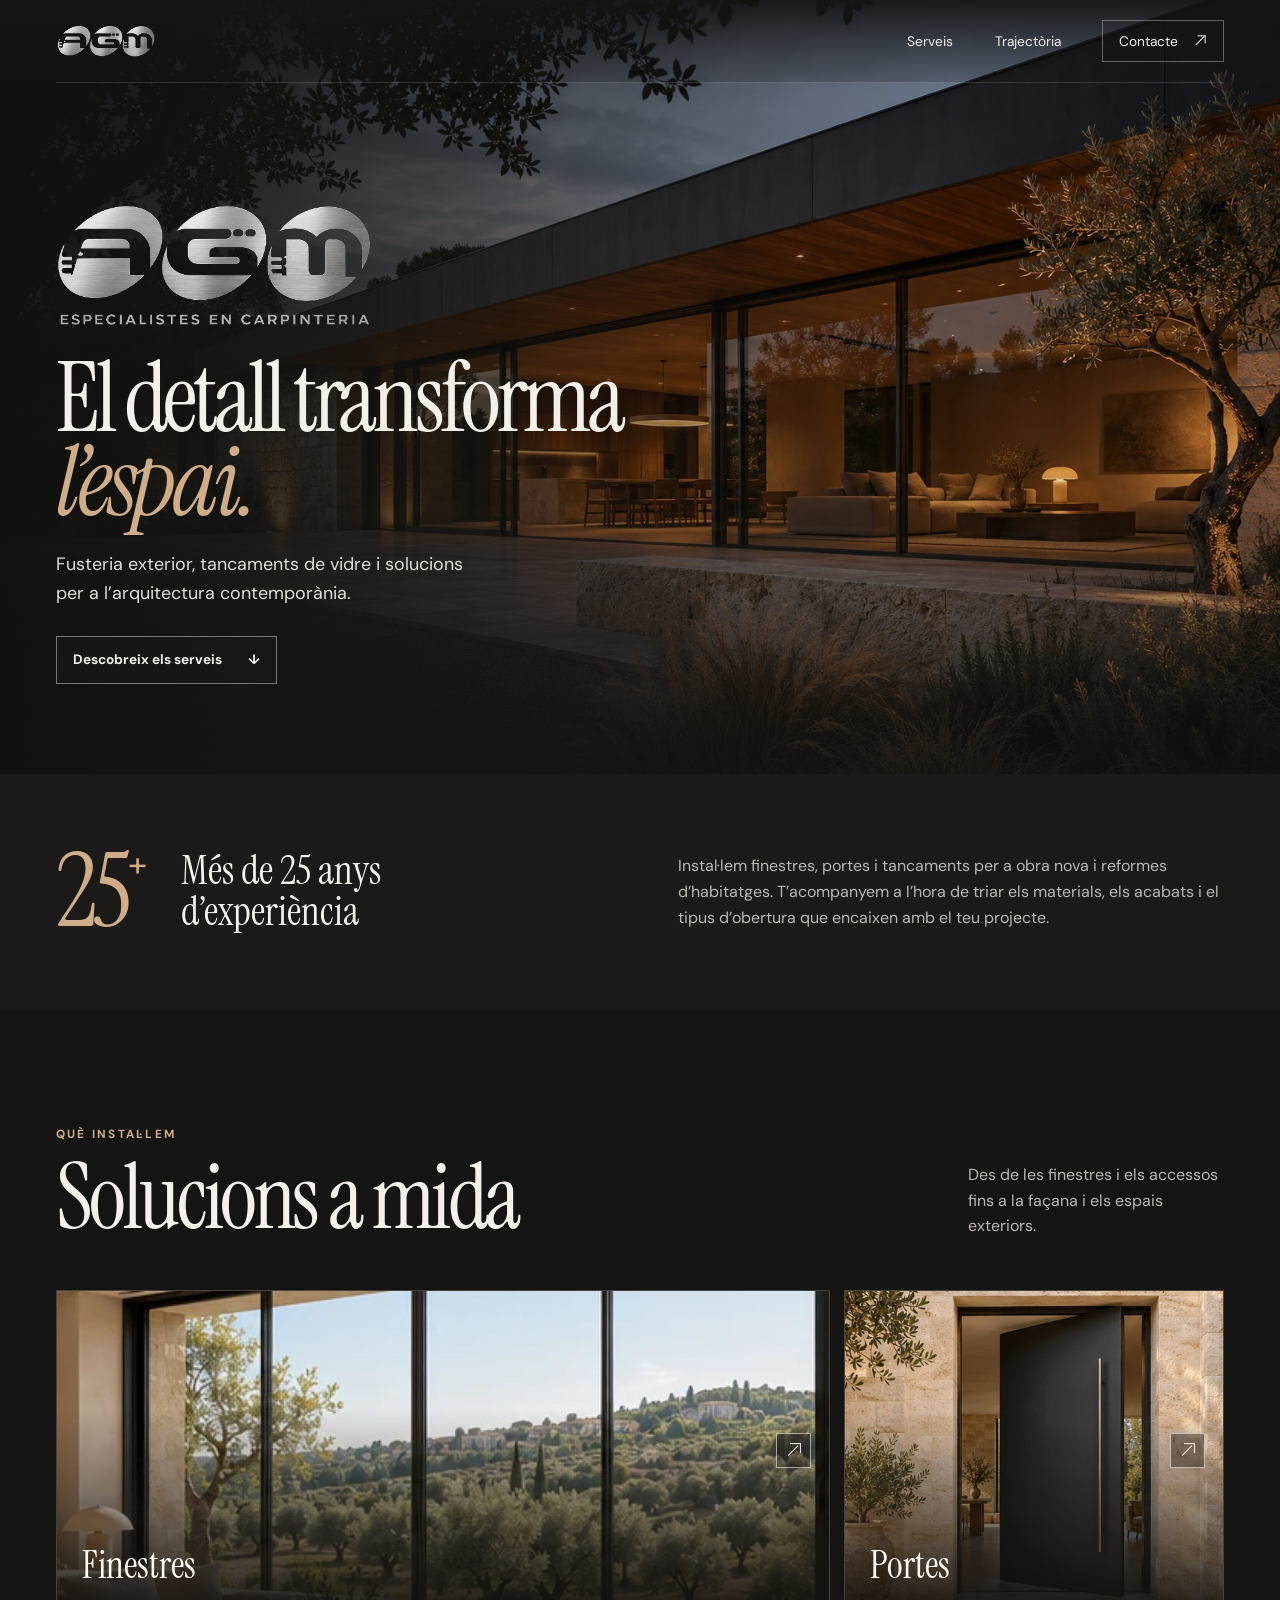
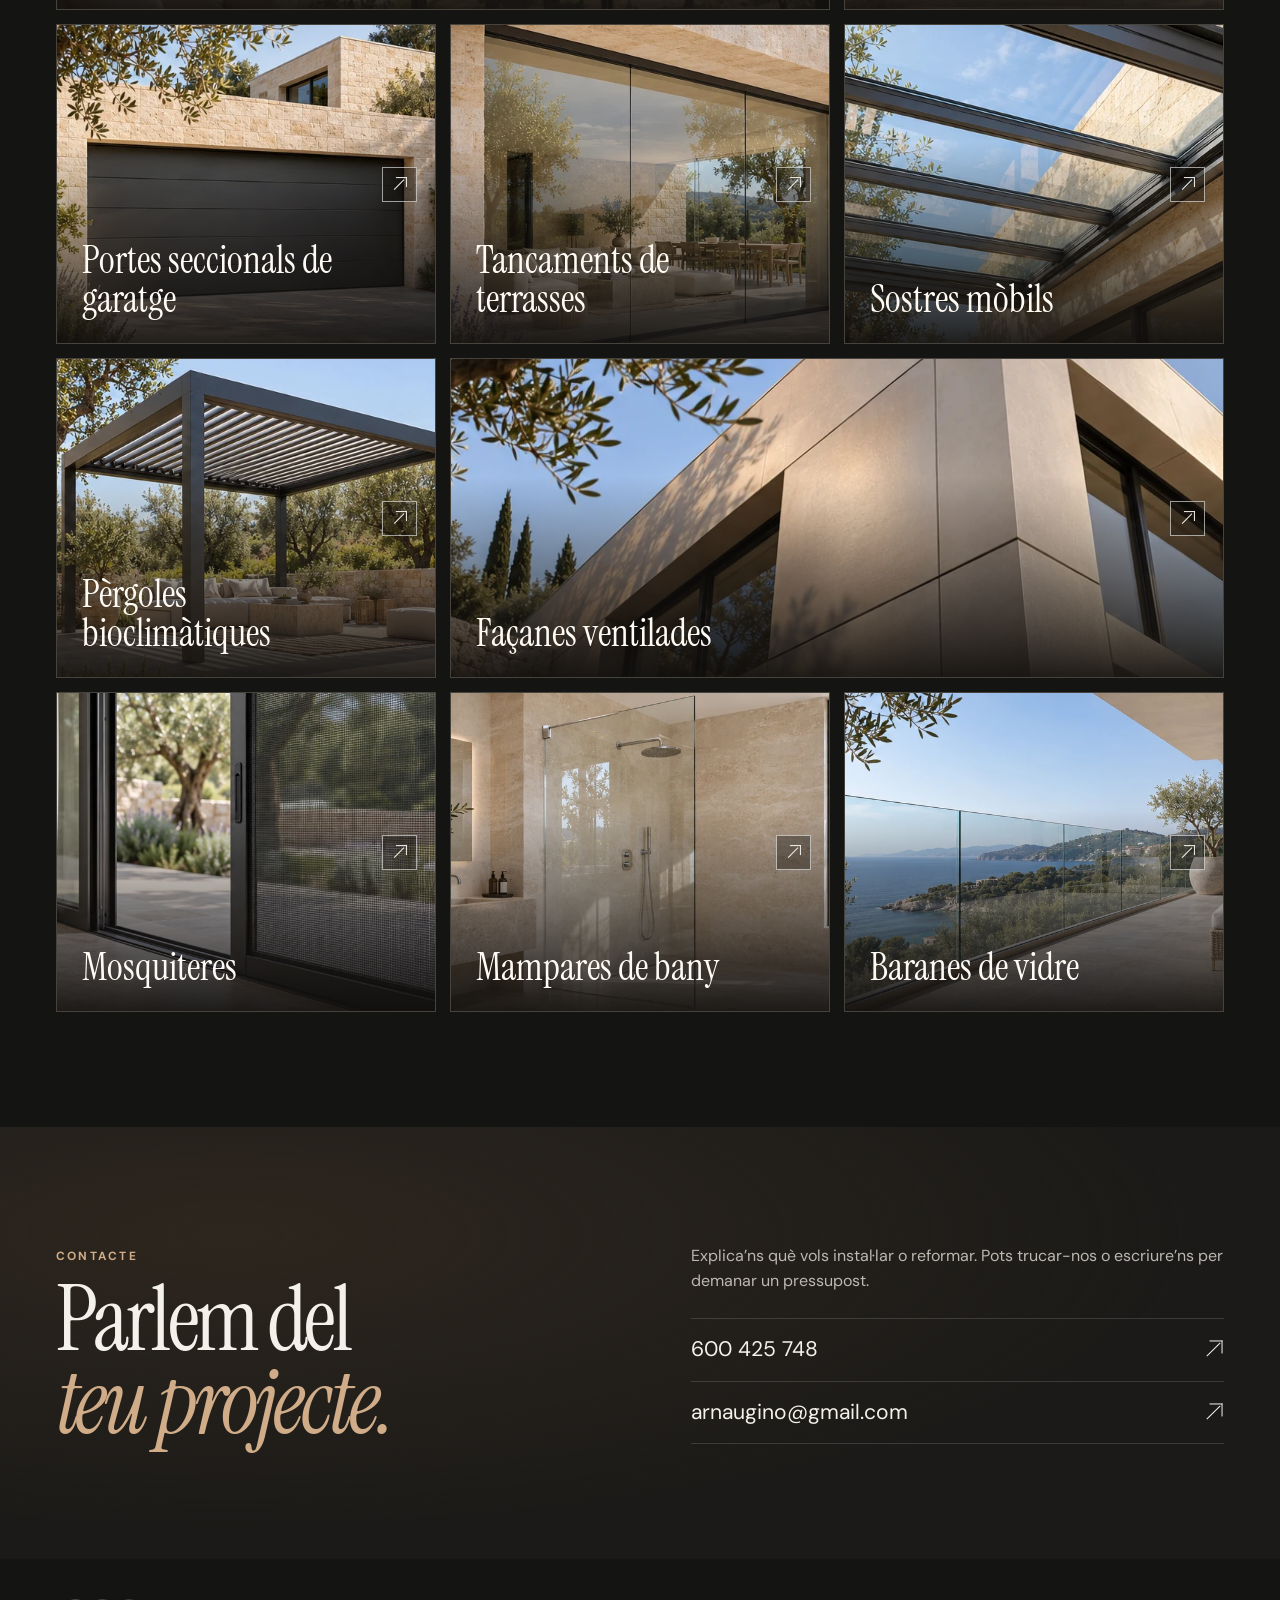
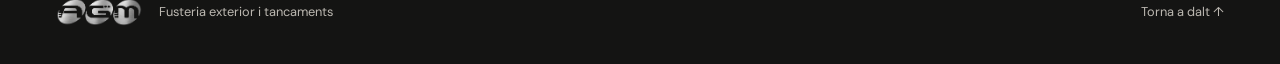
<file: index.html>
<!doctype html>
<html lang="ca">
<head>
  <meta charset="utf-8">
  <meta name="viewport" content="width=device-width,initial-scale=1">
  <meta name="theme-color" content="#141413">
  <meta name="description" content="AGM instal·la finestres, portes, tancaments de vidre, pèrgoles i façanes ventilades. Més de 25 anys d’experiència en obra nova i reformes.">
  <title>AGM · Fusteria exterior i tancaments</title>
  <meta property="og:type" content="website">
  <meta property="og:locale" content="ca_ES">
  <meta property="og:site_name" content="AGM">
  <meta property="og:title" content="AGM · Fusteria exterior i tancaments">
  <meta property="og:description" content="Més de 25 anys instal·lant finestres, portes, tancaments de vidre i pèrgoles per a obra nova i reformes.">
  <meta property="og:url" content="https://jusepet555.github.io/AGM-web/">
  <meta property="og:image" content="https://jusepet555.github.io/AGM-web/agm-whatsapp.jpg">
  <meta property="og:image:type" content="image/jpeg">
  <meta property="og:image:width" content="1200">
  <meta property="og:image:height" content="630">
  <meta property="og:image:alt" content="Logotip metàl·lic d’AGM sobre una casa amb grans finestrals al capvespre.">
  <link rel="icon" href="imatges/agm-marca.webp" type="image/webp">
  <link rel="stylesheet" href="estils.css">
  <script src="web.js" defer></script>
</head>
<body>
  <a class="skip" href="#contingut">Salta al contingut</a>
  <header class="header" id="inici">
    <div class="nav shell">
      <a class="brand" href="#inici" aria-label="AGM · Inici"><img src="imatges/agm-marca.webp" alt="" width="103" height="34"></a>
      <nav aria-label="Navegació principal">
        <a class="nav-services" href="#serveis">Serveis</a>
        <a class="nav-about" href="#trajectoria">Trajectòria</a>
        <a class="nav-contact" href="#contacte">Contacte <span class="icon-ne" aria-hidden="true"></span></a>
      </nav>
    </div>
  </header>
  <main id="contingut">
    <section class="hero" aria-labelledby="hero-title">
      <picture class="hero-image">
        <source media="(max-width: 720px)" srcset="imatges/portada-mobil.webp">
        <img src="imatges/portada.webp" alt="" fetchpriority="high" width="1536" height="1024">
      </picture>
      <div class="hero-shade"></div>
      <div class="hero-inner shell">
        <img class="hero-brand" src="imatges/agm-logo.webp" width="1155" height="475" alt="AGM · Especialistes en carpinteria">
        <h1 id="hero-title">El detall transforma<br><em>l’espai.</em></h1>
        <p>Fusteria exterior, tancaments de vidre i solucions per a l’arquitectura contemporània.</p>
        <a class="button button-light" href="#serveis">Descobreix els serveis <span aria-hidden="true">↓</span></a>
      </div>
    </section>
    <section class="experience" id="trajectoria" aria-labelledby="experience-title">
      <div class="shell experience-inner">
        <div class="years"><span aria-hidden="true">25<sup>+</sup></span><h2 id="experience-title">Més de 25 anys<br>d’experiència</h2></div>
        <p>Instal·lem finestres, portes i tancaments per a obra nova i reformes d’habitatges. T’acompanyem a l’hora de triar els materials, els acabats i el tipus d’obertura que encaixen amb el teu projecte.</p>
      </div>
    </section>
    <section class="services shell" id="serveis" aria-labelledby="services-title">
      <div class="section-heading">
        <div><p class="eyebrow">Què instal·lem</p><h2 id="services-title">Solucions a mida</h2></div>
        <p>Des de les finestres i els accessos fins a la façana i els espais exteriors.</p>
      </div>
      <div class="gallery">
        <article class="card card-wide">
          <img src="imatges/finestres.webp" alt="Finestrals amb perfils d’alumini fosc oberts a un jardí" loading="lazy" width="504" height="504">
          <div class="card-info"><h3>Finestres</h3><p>Finestres i grans finestrals amb obertures adaptades a cada espai. T’ajudem a valorar l’aïllament, l’entrada de llum i el tipus de perfil.</p></div>
        </article>
        <article class="card">
          <img src="imatges/portes.webp" alt="Porta d’entrada fosca emmarcada amb pedra clara" loading="lazy" width="504" height="504">
          <div class="card-info"><h3>Portes</h3><p>Portes d’entrada i d’exterior, amb perfils i acabats que s’integren en el disseny de la façana.</p></div>
        </article>
        <article class="card">
          <img src="imatges/garatge.webp" alt="Porta seccional de garatge amb panells horitzontals antracita" loading="lazy" width="504" height="504">
          <div class="card-info"><h3>Portes seccionals de garatge</h3><p>Portes de panells articulats que pugen i queden recollides sota el sostre, aprofitant l’espai davant del garatge.</p></div>
        </article>
        <article class="card">
          <img src="imatges/terrasses.webp" alt="Terrassa protegida amb panells corredissos de vidre" loading="lazy" width="504" height="504">
          <div class="card-info"><h3>Tancaments de terrasses</h3><p>Tancaments de vidre per protegir la terrassa del vent i allargar-ne l’ús al llarg de l’any conservant la llum i les vistes.</p></div>
        </article>
        <article class="card">
          <img src="imatges/sostres.webp" alt="Sostre de vidre sobre una terrassa amb perfils metàl·lics" loading="lazy" width="504" height="504">
          <div class="card-info"><h3>Sostres mòbils</h3><p>Cobertes amb trams practicables per obrir la terrassa al cel quan fa bon temps i tornar a cobrir-la quan convé.</p></div>
        </article>
        <article class="card card-mobile-wide">
          <img src="imatges/pergoles.webp" alt="Pèrgola bioclimàtica de lamel·les sobre una terrassa" loading="lazy" width="504" height="504">
          <div class="card-info"><h3>Pèrgoles bioclimàtiques</h3><p>Pèrgoles amb lamel·les orientables que permeten regular l’ombra, l’entrada de llum i la ventilació.</p></div>
        </article>
        <article class="card card-wide">
          <img src="imatges/facanes.webp" alt="Revestiment contemporani de façana amb panells i juntes visibles" loading="lazy" width="760" height="504">
          <div class="card-info"><h3>Façanes ventilades</h3><p>Revestiments de façana amb cambra d’aire ventilada i materials actuals per a obra nova i rehabilitació.</p></div>
        </article>
        <article class="card">
          <img src="imatges/mosquiteres.webp" alt="Detall de la malla fina d’una mosquitera amb marc fosc" loading="lazy" width="760" height="504">
          <div class="card-info"><h3>Mosquiteres</h3><p>Mosquiteres adaptades a portes i finestres per ventilar l’habitatge i protegir-lo dels insectes.</p></div>
        </article>
        <article class="card">
          <img src="imatges/mampares.webp" alt="Mampara de dutxa de vidre sobre un bany de pedra clara" loading="lazy" width="760" height="504">
          <div class="card-info"><h3>Mampares de bany</h3><p>Mampares de vidre amb configuracions i acabats adaptats a l’espai i a l’accés de cada dutxa.</p></div>
        </article>
        <article class="card card-mobile-wide">
          <img src="imatges/baranes.webp" alt="Barana de vidre transparent amb vistes des d’una terrassa" loading="lazy" width="760" height="504">
          <div class="card-info"><h3>Baranes de vidre</h3><p>Baranes de vidre per a terrasses, balcons i escales, amb diferents sistemes de fixació segons les necessitats de l’espai.</p></div>
        </article>
      </div>
    </section>
    <section class="contact" id="contacte" aria-labelledby="contact-title">
      <div class="shell contact-inner">
        <div><p class="eyebrow">Contacte</p><h2 id="contact-title">Parlem del<br><em>teu projecte.</em></h2></div>
        <div class="contact-details">
          <p>Explica’ns què vols instal·lar o reformar. Pots trucar-nos o escriure’ns per demanar un pressupost.</p>
          <a href="tel:+34600425748"><span>600 425 748</span><span class="icon-ne" aria-hidden="true"></span></a>
          <a href="mailto:arnaugino@gmail.com?subject=Consulta%20per%20a%20AGM"><span>arnaugino@gmail.com</span><span class="icon-ne" aria-hidden="true"></span></a>
        </div>
      </div>
    </section>
  </main>
  <footer class="footer">
    <div class="shell footer-inner">
      <img src="imatges/agm-marca.webp" alt="AGM" width="86" height="28">
      <p>Fusteria exterior i tancaments</p>
      <a href="#inici">Torna a dalt <span aria-hidden="true">↑</span></a>
    </div>
  </footer>
  <dialog class="detail" aria-labelledby="detail-title">
    <div class="detail-inner">
      <img class="detail-image" alt="">
      <div class="detail-copy">
        <h2 id="detail-title"></h2>
        <p></p>
        <a class="button button-light" href="#contacte" data-detail-contact>Parlem-ne <span class="icon-ne" aria-hidden="true"></span></a>
      </div>
      <form method="dialog"><button class="detail-close" aria-label="Tanca la fitxa" autofocus>×</button></form>
    </div>
  </dialog>
</body>
</html>
</file>
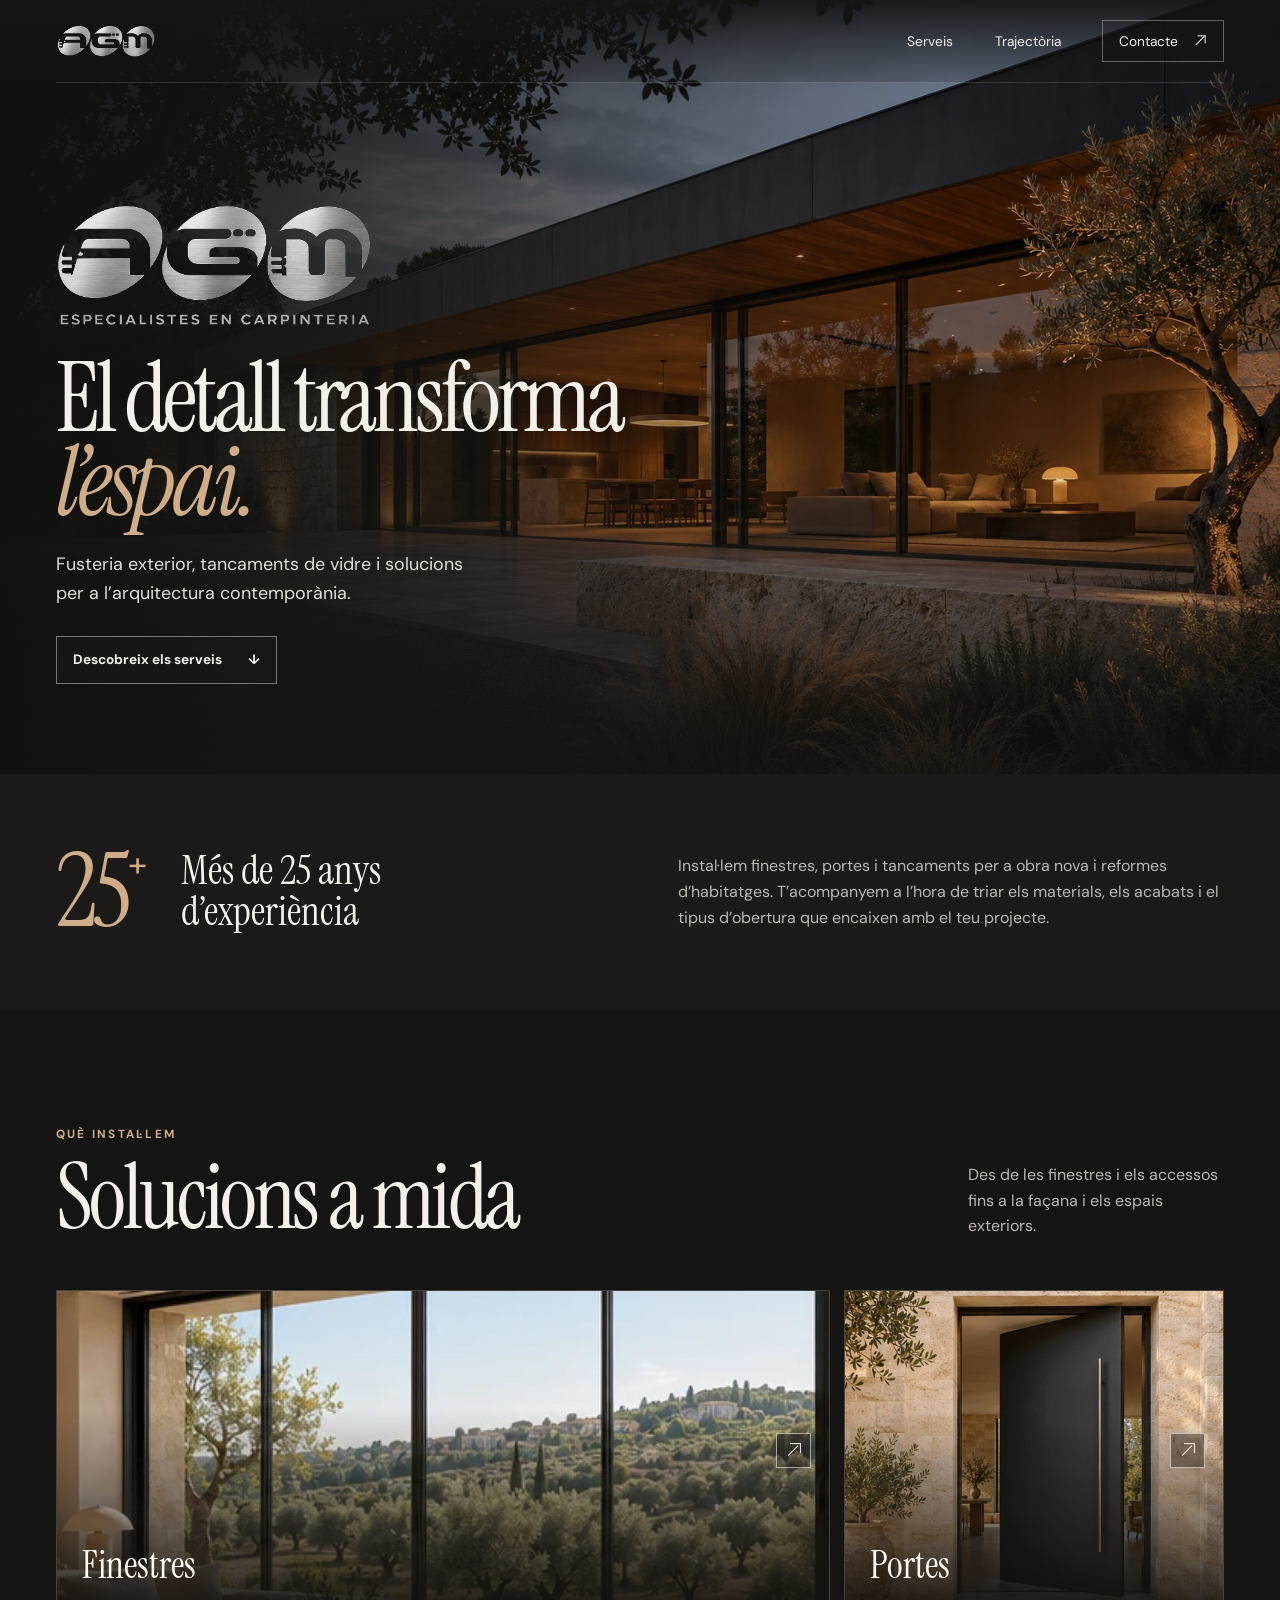
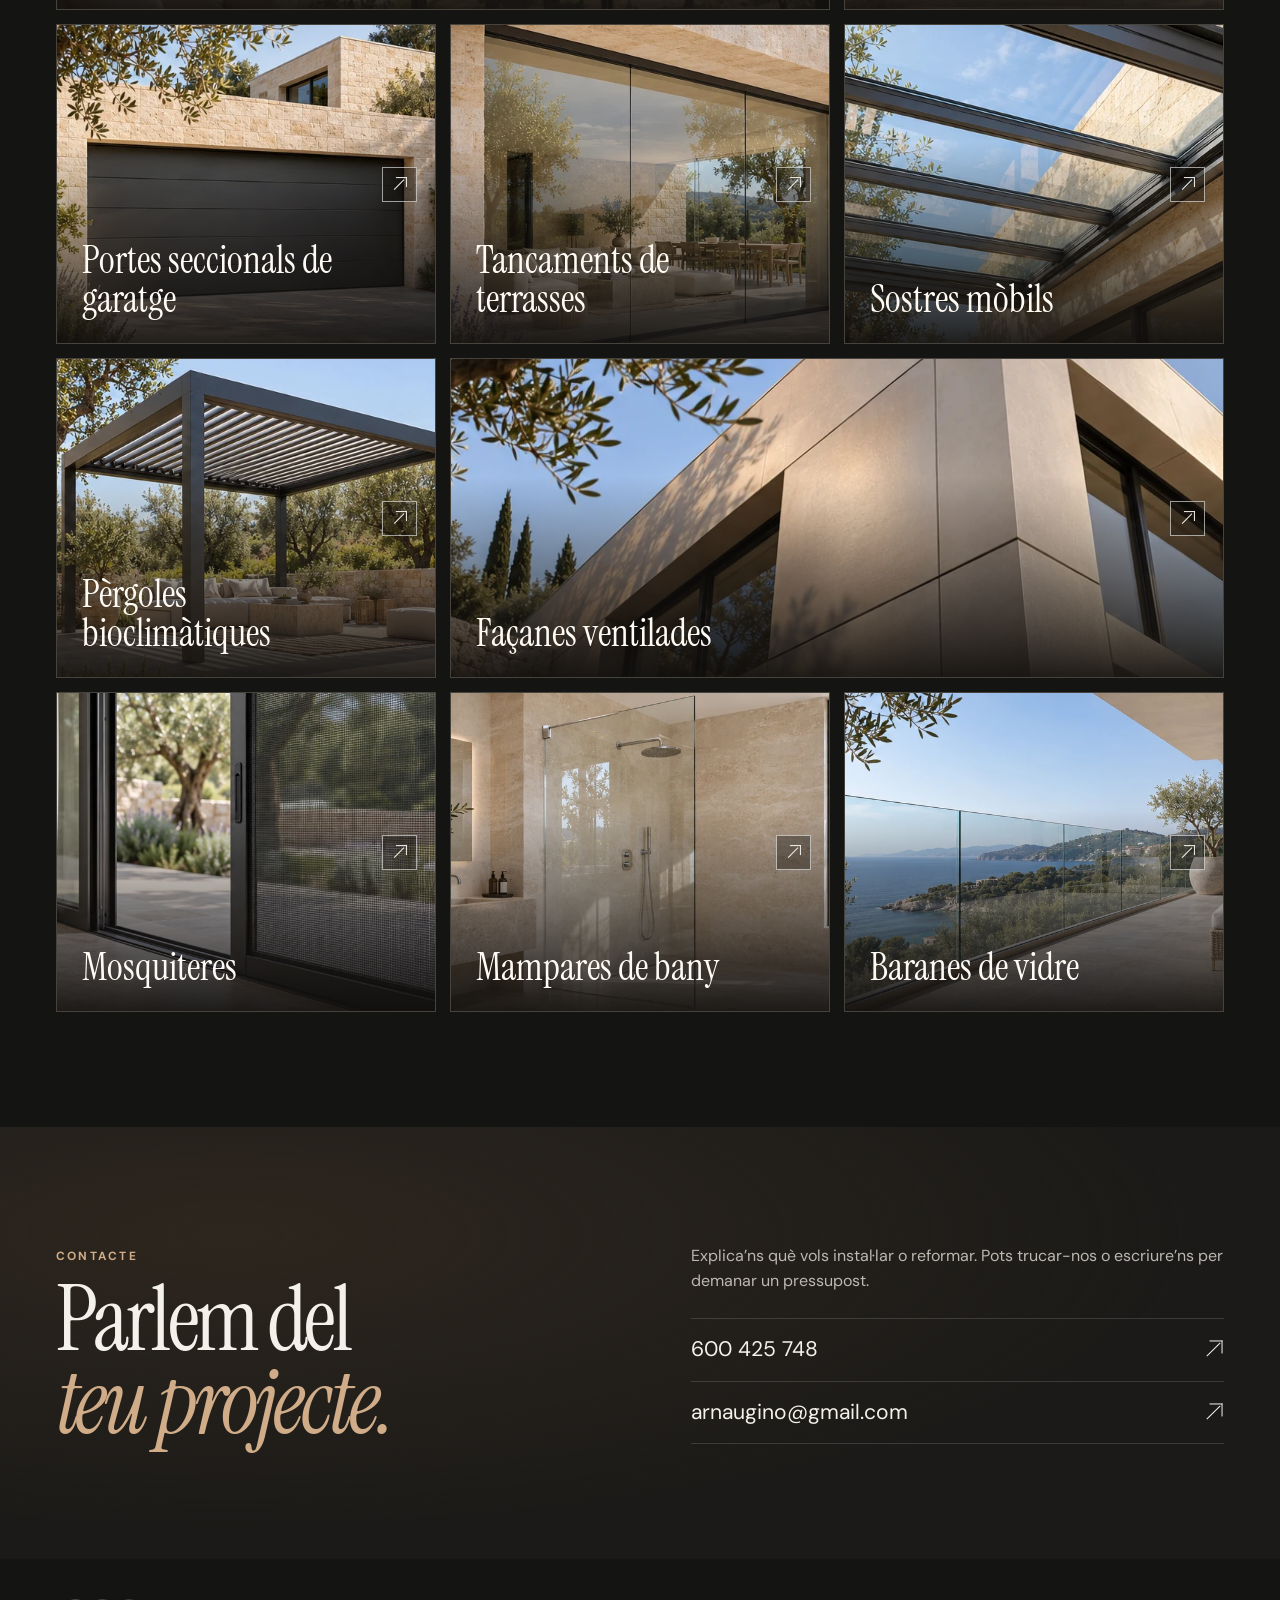
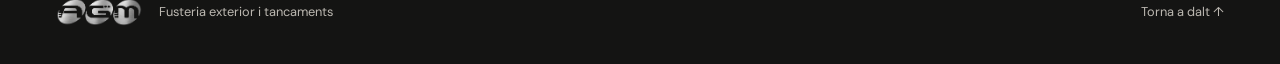
<file: compartir.html>
<!doctype html>
<html lang="ca" prefix="og: https://ogp.me/ns#">
<head>
  <meta charset="utf-8">
  <meta name="viewport" content="width=device-width, initial-scale=1">
  <title>AGM · Fusteria exterior i tancaments</title>
  <meta name="description" content="Més de 25 anys instal·lant finestres, portes, tancaments de vidre i pèrgoles per a obra nova i reformes.">
  <meta property="og:title" content="AGM · Fusteria exterior i tancaments">
  <meta property="og:description" content="Més de 25 anys instal·lant finestres, portes, tancaments de vidre i pèrgoles per a obra nova i reformes.">
  <meta property="og:url" content="https://jusepet555.github.io/AGM-web/compartir.html">
  <meta property="og:type" content="website">
  <meta property="og:image" content="https://jusepet555.github.io/AGM-web/agm-whatsapp.jpg">
  <meta property="og:image:type" content="image/jpeg">
  <meta property="og:image:width" content="1200">
  <meta property="og:image:height" content="630">
  <meta property="og:image:alt" content="Logotip metàl·lic d’AGM sobre una casa al capvespre.">
  <meta property="og:locale" content="ca_ES">
  <meta property="og:site_name" content="AGM">
  <link rel="image_src" href="https://jusepet555.github.io/AGM-web/agm-whatsapp.jpg">
  <style>
    body { margin: 0; padding: 1.5rem; background: #141413; color: #f4f1eb; font: 1rem/1.5 system-ui,sans-serif; }
    main { max-width: 48rem; margin: 2rem auto; }
    img { display: block; max-width: 100%; height: auto; }
    a { color: #f4f1eb; }
  </style>
</head>
<body>
  <main>
    <img src="agm-whatsapp.jpg" width="1200" height="630" alt="Logotip d’AGM sobre una casa al capvespre">
    <h1>AGM · Fusteria exterior i tancaments</h1>
    <a href="./">Entra a la web d’AGM</a>
  </main>
  <script>window.location.replace('./');</script>
</body>
</html>
</file>
<file: estils.css>
@font-face {
  font-family: 'DM Sans';
  font-style: normal;
  font-weight: 400 700;
  font-display: swap;
  src: url('fonts/dm-sans.woff2') format('woff2');
  unicode-range: U+0000-00FF, U+0131, U+0152-0153, U+02BB-02BC, U+02C6, U+02DA, U+02DC, U+0304, U+0308, U+0329, U+2000-206F, U+20AC, U+2122, U+2191, U+2193, U+2212, U+2215, U+FEFF, U+FFFD;
}
@font-face {
  font-family: 'Instrument Serif';
  font-style: italic;
  font-weight: 400;
  font-display: swap;
  src: url('fonts/instrument-serif-italic.woff2') format('woff2');
  unicode-range: U+0000-00FF, U+0131, U+0152-0153, U+02BB-02BC, U+02C6, U+02DA, U+02DC, U+0304, U+0308, U+0329, U+2000-206F, U+20AC, U+2122, U+2191, U+2193, U+2212, U+2215, U+FEFF, U+FFFD;
}
@font-face {
  font-family: 'Instrument Serif';
  font-style: normal;
  font-weight: 400;
  font-display: swap;
  src: url('fonts/instrument-serif.woff2') format('woff2');
  unicode-range: U+0000-00FF, U+0131, U+0152-0153, U+02BB-02BC, U+02C6, U+02DA, U+02DC, U+0304, U+0308, U+0329, U+2000-206F, U+20AC, U+2122, U+2191, U+2193, U+2212, U+2215, U+FEFF, U+FFFD;
}

:root {
  color-scheme: dark;
  --black: #141413;
  --panel: #1b1a18;
  --cream: #f4f1eb;
  --muted: #bcb8b1;
  --bronze: #d0ac88;
  --line: #ffffff24;
  --serif: 'Instrument Serif', 'Baskerville', Georgia, serif;
  --sans: 'DM Sans', system-ui, -apple-system, sans-serif;
}
*, *::before, *::after { box-sizing: border-box; }
html { scroll-behavior: smooth; }
body { margin: 0; background: var(--black); color: var(--cream); font: 400 1rem/1.6 var(--sans); }
h1, h2, h3, p { margin: 0; }
a { color: inherit; text-decoration: none; }
button { color: inherit; font: inherit; }
img { display: block; width: 100%; height: auto; }
:focus-visible { outline: 2px solid var(--bronze); outline-offset: 5px; }
::selection { background: var(--bronze); color: var(--black); }
.shell { width: min(100% - 112px, 1320px); margin-inline: auto; }
.skip { position: fixed; top: 12px; left: 12px; z-index: 20; padding: 10px 18px; background: var(--cream); color: var(--black); transform: translateY(-150%); }
.skip:focus { transform: translateY(0); }
.header { position: absolute; inset: 0 0 auto; z-index: 2; background: linear-gradient(#141413ee, #14141336); }
.nav { height: 83px; display: flex; align-items: center; justify-content: space-between; border-bottom: 1px solid var(--line); }
.brand, .footer img { display: block; width: 100px; }
.nav nav { display: flex; align-items: center; gap: clamp(24px, 3.25vw, 52px); font-size: .86rem; }
.nav a:hover, .footer a:hover { color: var(--bronze); }
.nav-contact { border: 1px solid #f3eee25c; display: flex; gap: 15px; padding: 9px 16px; }
.hero { min-height: clamp(710px, 86svh, 930px); position: relative; isolation: isolate; display: flex; align-items: end; background: #252320; }
.hero-image, .hero-image img, .hero-shade { position: absolute; inset: 0; width: 100%; height: 100%; }
.hero-image { z-index: -2; }
.hero-image img { object-fit: cover; object-position: center 56%; }
.hero-shade {
  z-index: -1;
  background: linear-gradient(90deg, #111110f5 0%, #141412d4 22%, #14141278 45%, #15141214 74%), linear-gradient(0deg, #141413c0 0%, #18161200 40%);
}
.hero-inner { padding-block: 140px clamp(64px, 10vh, 120px); }
.hero-brand { width: clamp(243px, 27vw, 392px); margin-left: -15px; margin-bottom: 22px; }
h1, h2 { font-family: var(--serif); font-weight: 400; text-wrap: balance; }
h1 { font-size: clamp(4.75rem, 7.6vw, 8rem); line-height: .87; letter-spacing: -.045em; }
h1 em, .contact em { font-weight: inherit; color: var(--bronze); }
.hero p { max-width: 26rem; margin-block: 25px 29px; color: #e5e0d7; font-size: clamp(1rem, 1.4vw, 1.18rem); }
.button { display: inline-flex; align-items: center; justify-content: space-between; gap: 26px; padding: 13px 17px; font-size: .85rem; font-weight: 700; transition: background-color .25s ease; }
.button-light { background: var(--cream); color: #22201e; }
.button-light:hover { background: var(--bronze); }
.hero .button-light {
  background: #231d1861;
  color: var(--cream);
  box-shadow: inset 0 0 0 1px #f4f1eb73;
  backdrop-filter: blur(5px);
}
.hero .button-light:hover { background: #9c76595c; }
.experience { background: var(--panel); }
.experience-inner { display: grid; grid-template-columns: 1fr 1fr; align-items: center; gap: clamp(24px, 6vw, 92px); padding-block: clamp(42px, 6vw, 80px); }
.years { display: flex; align-items: center; gap: clamp(16px, 3vw, 43px); }
.years > span { font: 400 clamp(4.5rem, 8vw, 7.25rem)/.8 var(--serif); color: var(--bronze); white-space: nowrap; letter-spacing: -.04em; }
.years sup { font-family: var(--sans); font-size: .34em; vertical-align: top; position: relative; top: .02em; }
.years h2 { font-size: clamp(1.7rem, 3.1vw, 3.2rem); line-height: 1.02; }
.experience p, .section-heading > p, .contact-details > p { max-width: 34rem; color: var(--muted); }
.services { padding-block: clamp(68px, 9vw, 144px); }
.section-heading { display: flex; align-items: end; justify-content: space-between; gap: 25px; margin-bottom: clamp(27px, 4vw, 55px); }
.eyebrow { color: var(--bronze); font-size: .74rem; text-transform: uppercase; letter-spacing: .19em; font-weight: 700; margin-bottom: 12px; }
.section-heading h2, .contact h2 { font-size: clamp(3.6rem, 7vw, 7.25rem); line-height: .93; letter-spacing: -.04em; }
.section-heading > p { max-width: 16rem; }
.gallery { display: grid; grid-template-columns: repeat(3,minmax(0,1fr)); gap: 14px; grid-auto-rows: clamp(248px, 25vw, 390px); }
.card { position: relative; isolation: isolate; overflow: hidden; display: flex; align-items: end; border: 1px solid #ffffff16; background: #34312a; }
.card-wide { grid-column: span 2; }
.card img { position: absolute; inset: 0; height: 100%; object-fit: cover; z-index: -2; transition: transform .6s ease; }
.card::after { content: ""; position: absolute; inset: 0; z-index: -1; background: linear-gradient(0deg,#110f0dec 0%,#17141177 31%,transparent 63%); }
.card-info { padding: 20px 60px 24px 25px; }
.card h3 { font-family: var(--serif); font-size: clamp(1.9rem, 2.95vw, 3.05rem); font-weight: 400; line-height: 1.02; color: #fffbf4; }
.card p { max-width: 40rem; margin-top: 10px; font-size: .88rem; }
.card:has(.card-action) p { visibility: hidden; position: absolute; }
.card-action { cursor: pointer; display: grid; place-items: end; padding: 18px; position: absolute; inset: 0; width: 100%; background: transparent; border: 0; }
.card-action:focus-visible { outline-offset: -4px; }
.card-action > span { width: 35px; height: 35px; display: grid; place-items: center; border: 1px solid #ffffff95; background: #100e0b60; transition: color .25s ease, background-color .25s ease; }
.card:has(.card-action):hover img, .card:has(.card-action:focus-visible) img { transform: scale(1.035); }
.card-action:hover > span, .card-action:focus-visible > span { color: var(--black); background: var(--cream); }
.contact { background: radial-gradient(ellipse at 18% 25%, #2d261e, transparent 65%), var(--panel); }
.contact-inner { display: grid; grid-template-columns: 1fr 1fr; align-items: end; gap: clamp(34px, 8vw, 112px); padding-block: clamp(55px, 9vw, 125px); }
.contact-details > p { margin-bottom: 24px; }
.contact-details > a { display: flex; align-items: center; justify-content: space-between; gap: 14px; border-top: 1px solid var(--line); padding-block: 14px; font-size: clamp(1rem, 1.7vw, 1.32rem); }
.contact-details > a:last-child { border-bottom: 1px solid var(--line); }
.contact-details > a:hover { color: var(--bronze); }
.footer-inner { min-height: 105px; display: flex; align-items: center; gap: 17px; color: var(--muted); font-size: .8rem; }
.footer img { width: 86px; }
.footer a { margin-left: auto; }
.detail { width: min(100% - 32px, 760px); max-height: 91dvh; padding: 0; background: var(--panel); color: var(--cream); border: 1px solid #ffffff48; }
.detail::backdrop { background: #0b0a09c9; backdrop-filter: blur(5px); }
.detail-inner { position: relative; }
.detail-image { width: 100%; max-height: 50dvh; object-fit: cover; }
.detail-copy { padding: clamp(23px,4vw,43px); }
.detail h2 { font-size: clamp(2.5rem,5vw,4rem); line-height: 1; }
.detail p { margin: 12px 0 18px; color: var(--muted); }
.detail-close { position: absolute; top: 11px; right: 11px; width: 42px; height: 42px; border: 1px solid #ffffff70; background: var(--black); cursor: pointer; font-size: 1.55rem; line-height: 1; }
body:has(.detail[open]) { overflow: hidden; }
@media (max-width: 1040px) {
  .shell { width: calc(100% - 72px); }
  .card-info { padding-left: 18px; }
}
@media (max-width: 720px) {
  .shell { width: calc(100% - 38px); }
  .nav { height: 66px; }
  .brand { width: 67px; }
  .nav nav { gap: 16px; font-size: .77rem; }
  .nav-contact { padding: 6px 8px; gap: 6px; }
  .hero { min-height: max(670px, 92svh); }
  .hero-image img { object-position: center 44%; }
  .hero-shade { background: linear-gradient(0deg,#141413 1%,#141413d6 28%,#1414133d 68%,#14141322),linear-gradient(90deg,#1414134d,transparent); }
  .hero-inner { padding-block: 205px 51px; }
  .hero-brand { margin: 0 0 18px -11px; width: min(280px, 70vw); }
  h1 { font-size: clamp(3.4rem, 11vw, 5.35rem); }
  .hero p { margin-block: 19px 22px; }
  .experience-inner, .contact-inner { grid-template-columns: 1fr; }
  .experience-inner { gap: 20px; }
  .experience-inner > p { font-size: .94rem; }
  .section-heading { display: block; }
  .section-heading > p { margin-top: 13px; max-width: 25rem; }
  .section-heading h2, .contact h2 { font-size: clamp(3.1rem, 11vw, 4.5rem); }
  .gallery { grid-template-columns: repeat(2,minmax(0,1fr)); gap: 10px; grid-auto-rows: clamp(180px, 46vw, 292px); }
  .card h3 { font-size: clamp(1.25rem, 4.8vw, 2.25rem); }
  .card-mobile-wide { grid-column: span 2; }
  .card-wide h3, .card-mobile-wide h3 { font-size: clamp(1.85rem, 6.5vw, 2.7rem); }
  .card-info { padding: 12px 35px 14px 10px; }
  .card-action { padding: 8px; }
  .card-action > span { width: 25px; height: 25px; font-size: .78rem; }
  .footer-inner { flex-wrap: wrap; padding-block: 20px; gap: 10px; min-height: 80px; }
  .footer img { width: 58px; }
  .footer p, .footer a { font-size: .72rem; }
}
@media (max-width: 370px) {
  .nav-about { display: none; }
}
@keyframes intro-fade {
  from { opacity: .16; }
  to { opacity: 1; }
}
@keyframes intro-rise {
  from { opacity: .06; transform: translateY(var(--intro-offset, 30px)); }
  to { opacity: 1; transform: translateY(0); }
}
@media (prefers-reduced-motion: no-preference) {
  .hero-brand { animation: intro-fade .65s ease-out both; }
  .hero h1 {
    --intro-offset: 42px;
    animation: intro-rise .94s cubic-bezier(.22,.61,.36,1) .14s backwards;
  }
  .hero h1 em {
    --intro-offset: 28px;
    display: inline-block;
    animation: intro-rise .98s cubic-bezier(.22,.61,.36,1) .38s backwards;
  }
  .section-intro-visible { animation: intro-rise .78s cubic-bezier(.22,.61,.36,1); }
}
@media (prefers-reduced-motion: reduce) {
  *, *::before, *::after { scroll-behavior: auto !important; transition: none !important; }
}

.icon-ne { display: inline-grid; place-items: center; width: 1em; height: 1em; align-self: center; flex: none; }
.icon-ne::before, .icon-ne::after { content: ""; grid-area: 1/1; }
.icon-ne::before { width: .63em; height: .63em; border-top: 1px solid; border-right: 1px solid; transform: translate(.12em,-.12em); }
.icon-ne::after { width: .9em; height: 1px; background: currentColor; transform: rotate(-45deg); }
</file>
